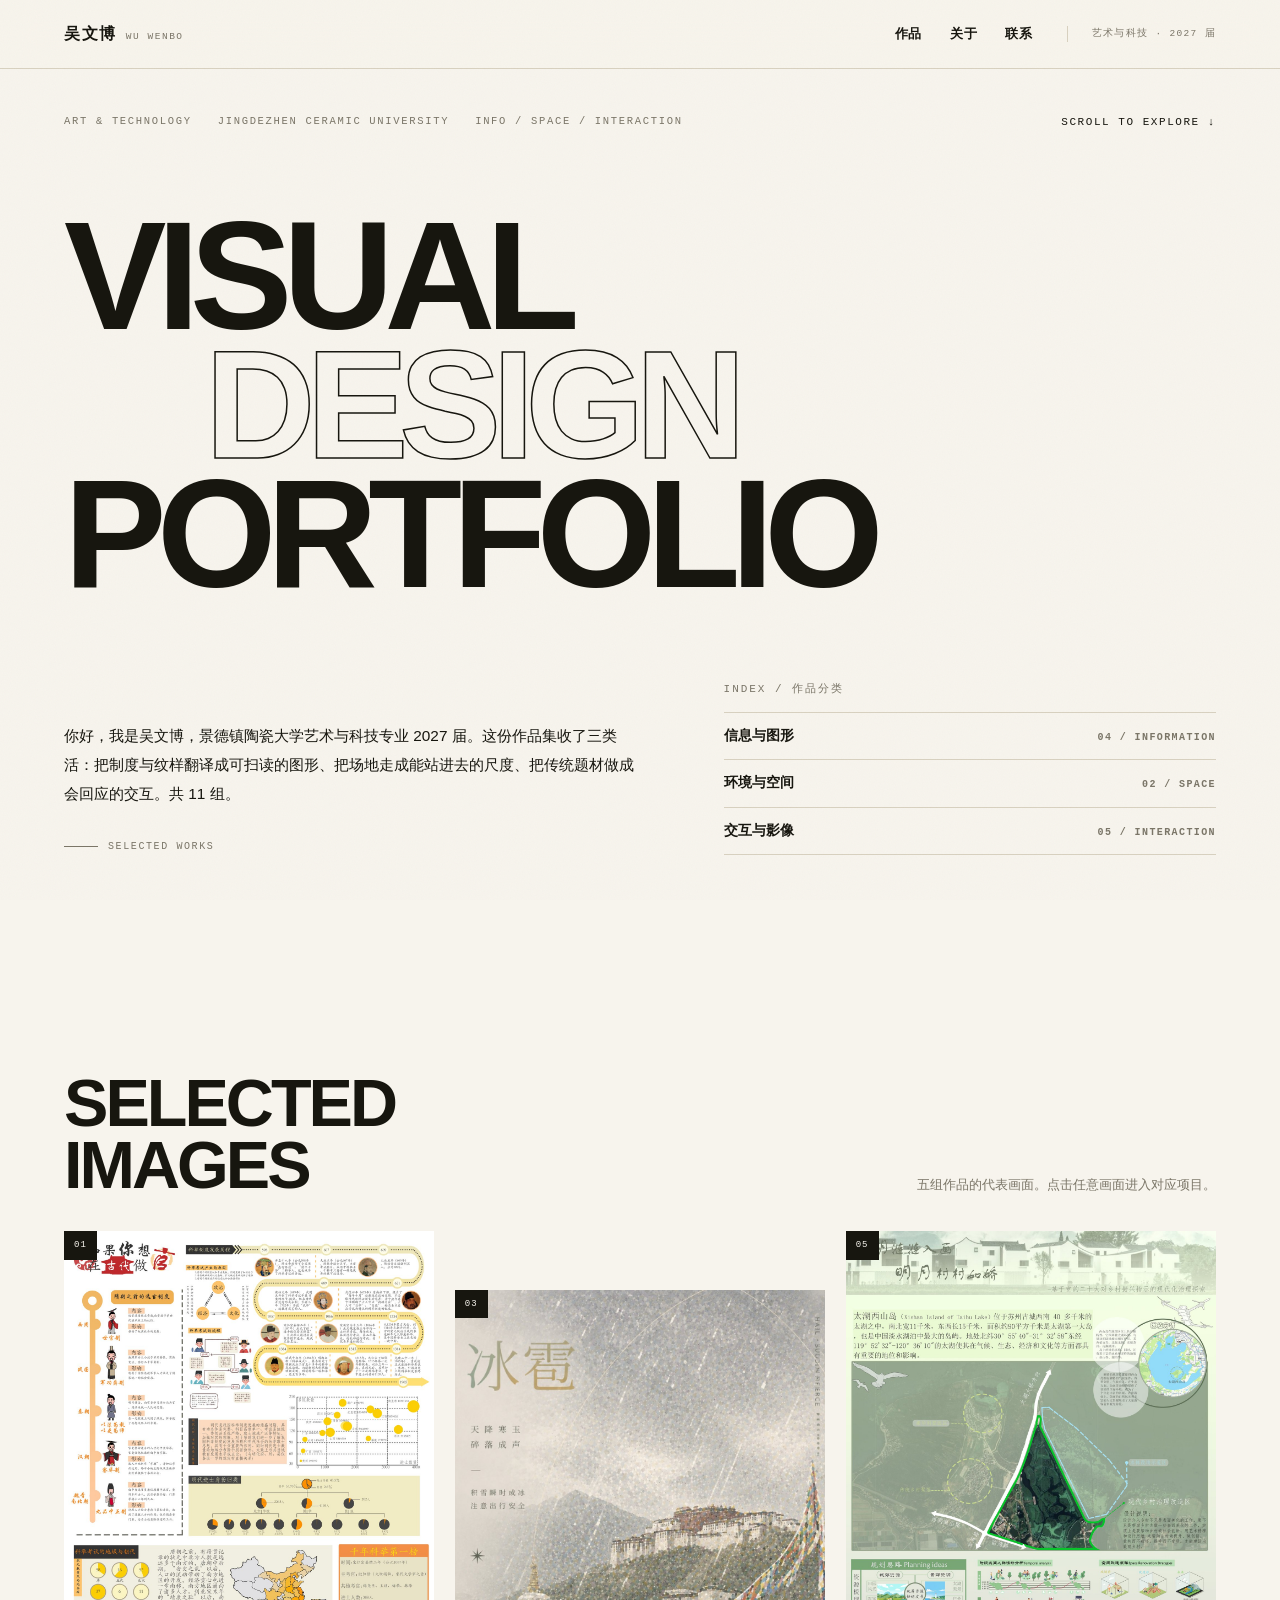
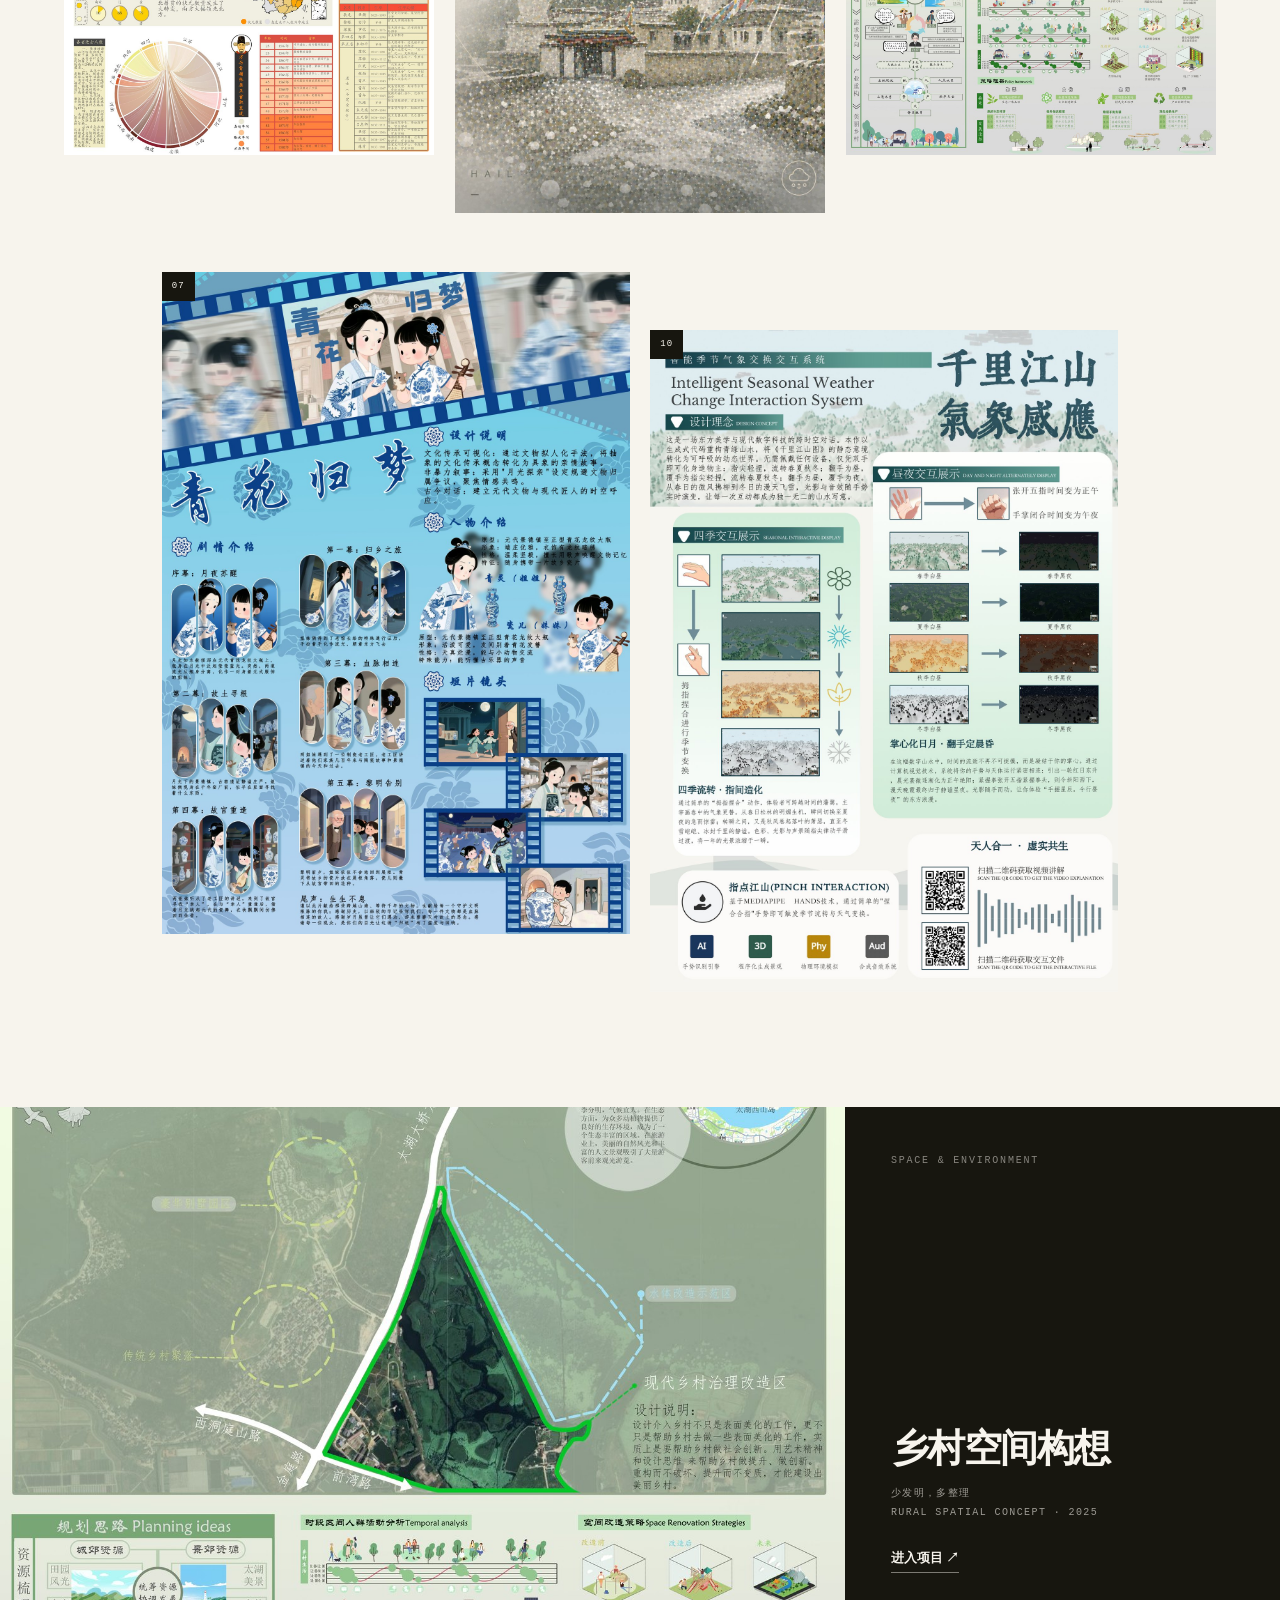
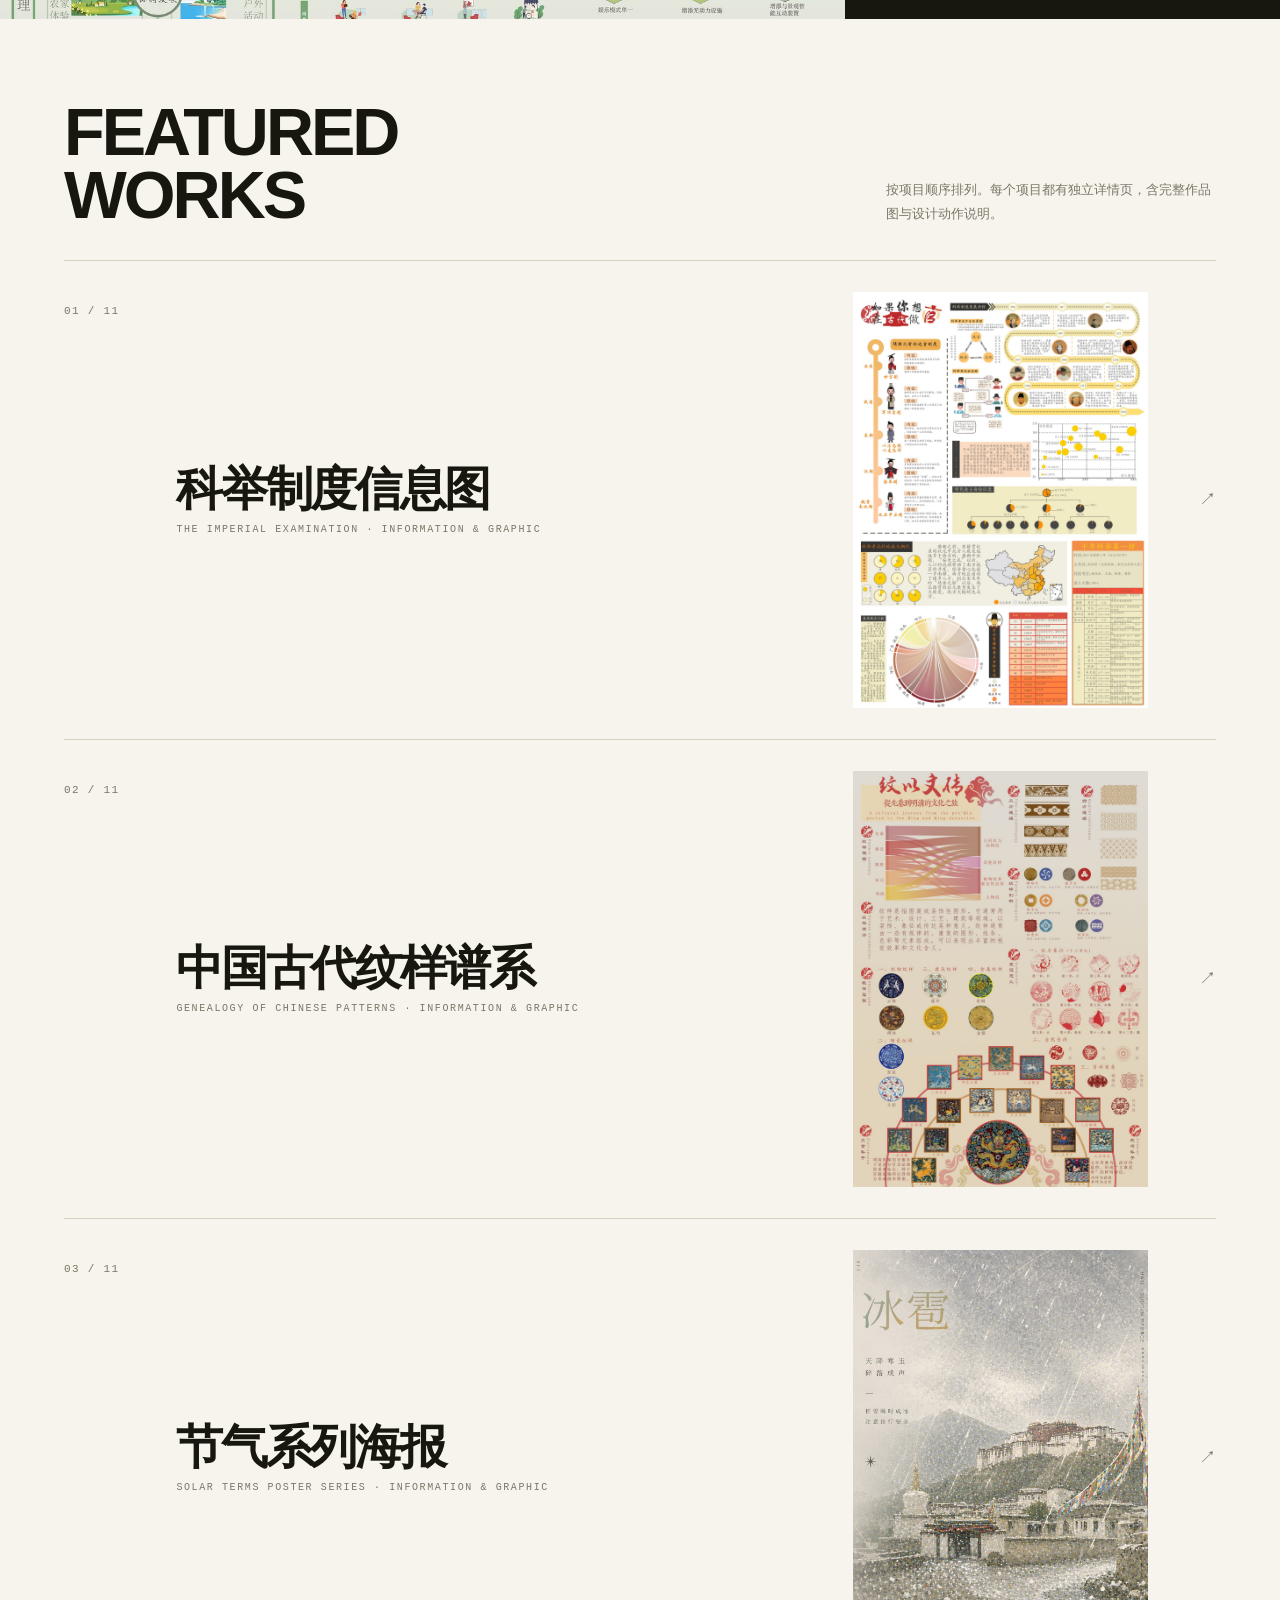
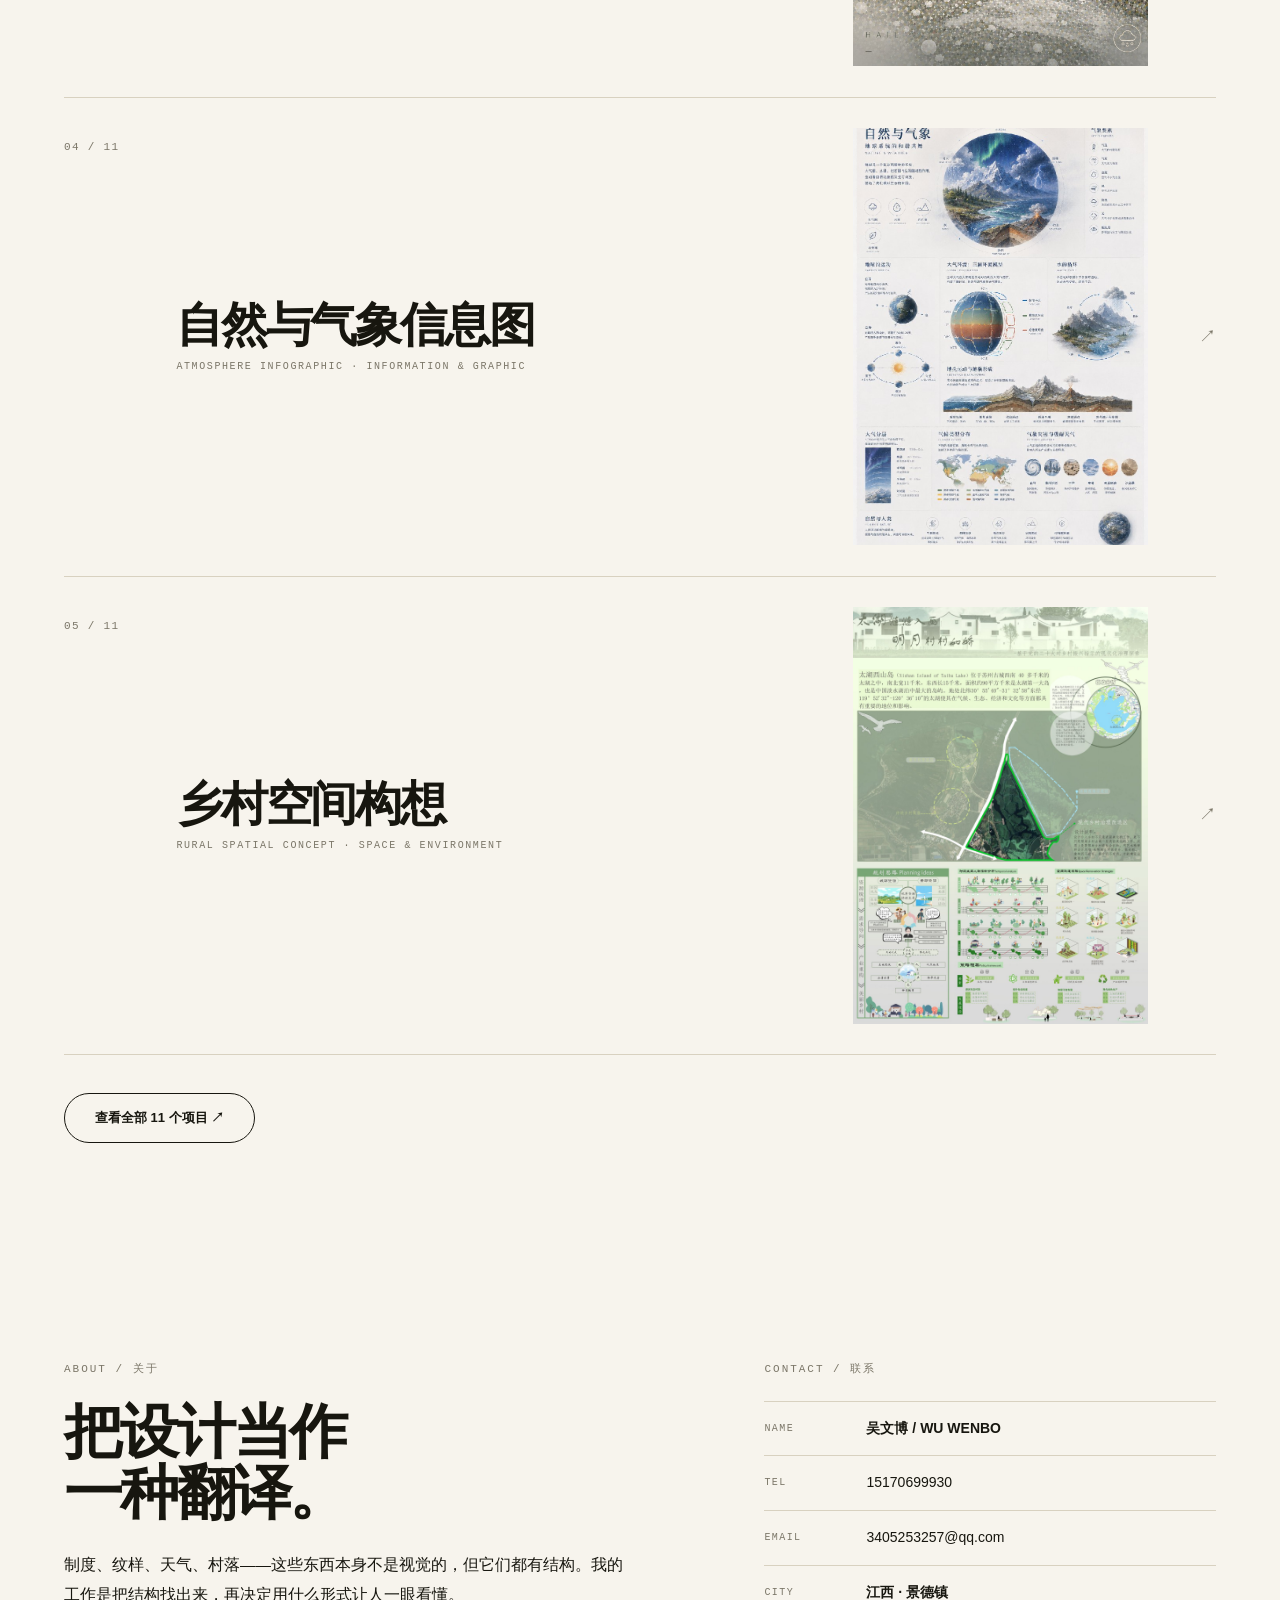
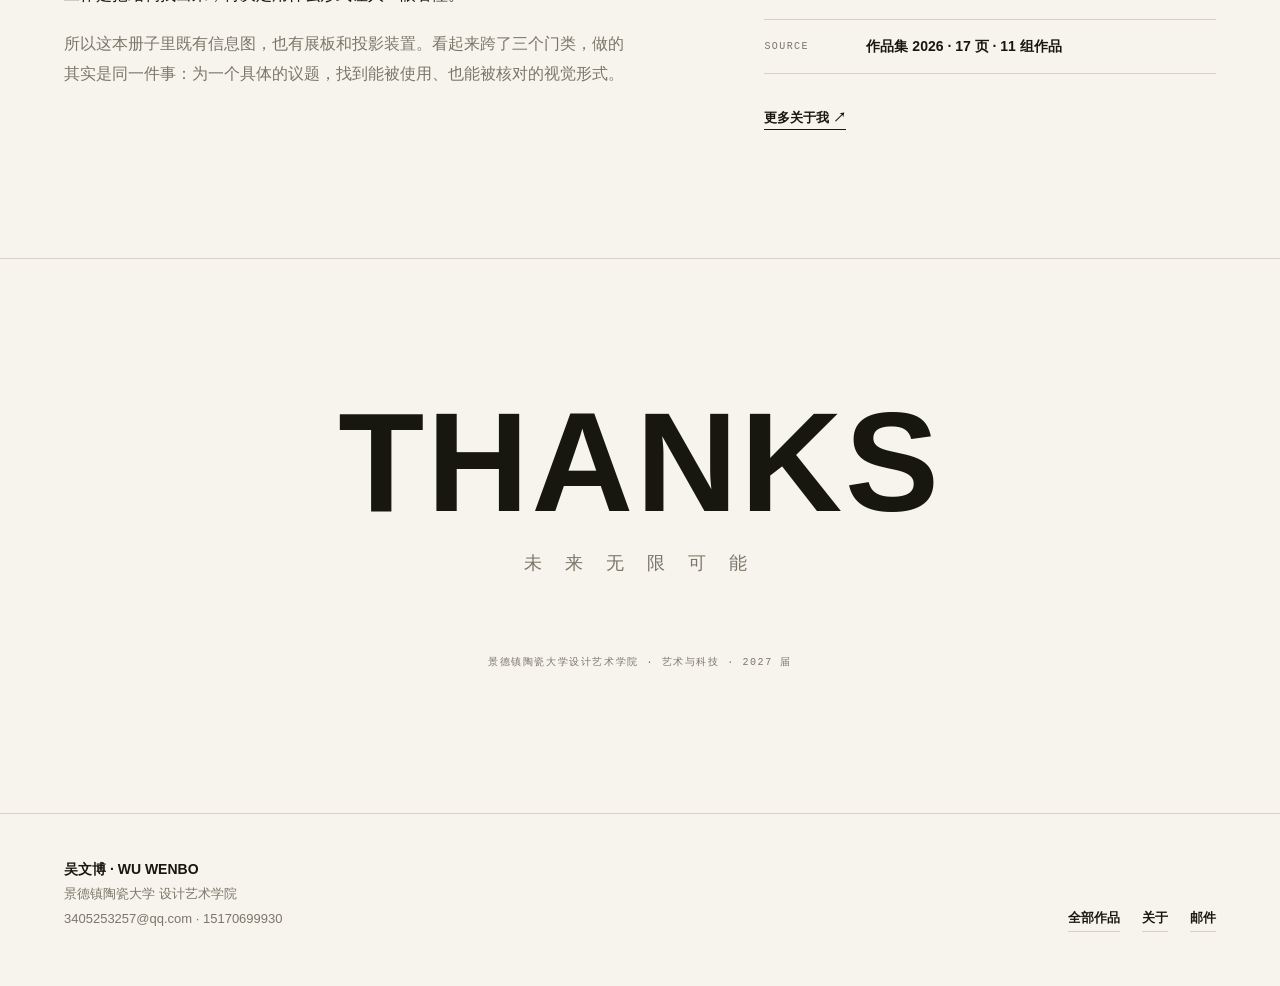
<file: index.html>
<!DOCTYPE html>
<html lang="zh-CN">
<head>
<meta charset="UTF-8">
<meta name="viewport" content="width=device-width, initial-scale=1, viewport-fit=cover">
<title>吴文博 · 设计作品集 2023—2027</title>
<meta name="description" content="吴文博设计作品集：信息与图形、环境与空间、交互与影像三类共 11 组作品。景德镇陶瓷大学艺术与科技专业，2027 届。">
<meta name="author" content="吴文博 WU WENBO">
<meta name="theme-color" content="#F7F4ED">
<meta property="og:type" content="website">
<meta property="og:title" content="吴文博 · 设计作品集 2023—2027">
<meta property="og:description" content="信息与图形 / 环境与空间 / 交互与影像，共 11 组作品。">
<meta property="og:locale" content="zh_CN">
<link rel="icon" href="assets/favicon.svg" type="image/svg+xml">
<link rel="stylesheet" href="css/style.css">
<script>document.documentElement.classList.add("has-js");</script>
</head>
<body>

<div class="progress" id="progress"></div>
<header class="header" id="site-header"></header>

<main id="app">

  <!-- ======================= 视图 1：首页 ======================= -->
  <div class="view" id="view-home">
    <section class="hero">
      <div class="wrap hero__top">
        <div class="hero__meta" id="hero-meta"></div>
        <div class="mono" id="hero-scroll-label"></div>
      </div>
      <div class="wrap hero__display"><h1 id="hero-title"></h1></div>
      <div class="wrap hero__bottom">
        <div>
          <p class="hero__lede" id="hero-lede"></p>
          <div class="hero__scroll" style="margin-top:30px"><i></i><span>SELECTED WORKS</span></div>
        </div>
        <div>
          <div class="eyebrow" id="index-label" style="margin-bottom:14px"></div>
          <div class="hero__cats" id="home-cats"></div>
        </div>
      </div>
    </section>

    <section class="collage" id="selected">
      <div class="wrap">
        <div class="section-head" data-reveal>
          <h2 id="selected-title"></h2>
          <div class="side" id="selected-note"></div>
        </div>
        <div class="collage__grid" id="home-collage"></div>
      </div>
    </section>

    <section class="divider-band" data-reveal id="divider-band"></section>

    <section class="featured wrap">
      <div class="section-head" data-reveal>
        <h2 id="featured-title"></h2>
        <div class="side" id="featured-note"></div>
      </div>
      <div class="feat-list" id="home-featured"></div>
      <div style="margin-top:38px" data-reveal>
        <a class="btn-outline" id="all-works-label" href="#/works">查看全部项目 ↗</a>
      </div>
    </section>

    <section class="wrap" id="contact" style="padding-top:clamp(60px,8vw,120px)">
      <div class="about-grid">
        <div data-reveal>
          <div class="eyebrow" id="about-label" style="margin-bottom:22px"></div>
          <h2 id="about-title"></h2>
          <p id="about-text-1"></p>
          <p id="about-text-2" style="margin-top:18px;color:var(--muted)"></p>
        </div>
        <div data-reveal data-delay="1">
          <div class="eyebrow" id="contact-label" style="margin-bottom:22px"></div>
          <div class="contact-list" id="contact-list"></div>
          <div style="margin-top:30px">
            <a href="#/about" style="border-bottom:1px solid var(--ink);padding-bottom:4px;font-size:13px;font-weight:600">更多关于我 ↗</a>
          </div>
        </div>
      </div>
    </section>

    <section class="closing" data-reveal>
      <h2 id="closing-title"></h2>
      <p id="closing-text"></p>
      <small id="closing-note"></small>
    </section>
  </div>

  <!-- ======================= 视图 2：作品索引 ======================= -->
  <div class="view" id="view-works">
    <div class="wrap">
      <div class="page-head">
        <div class="eyebrow" style="margin-bottom:18px" data-reveal>INDEX / 作品索引</div>
        <h1 data-reveal>ALL<br>WORKS</h1>
        <p class="lede" data-reveal data-delay="1">
          按能力分三栏：信息与图形、环境与空间、交互与影像。共 <span id="works-count">11</span> 组，
          每组都可点进详情页看完整作品图与设计动作说明。
        </p>
        <div class="filters" id="filters" data-reveal data-delay="2"></div>
      </div>
      <div class="works-grid" id="works-grid"></div>
    </div>
  </div>

  <!-- ======================= 视图 3：作品详情 ======================= -->
  <div class="view" id="view-project">
    <div id="proj"></div>
  </div>

  <!-- ======================= 视图 4：关于 ======================= -->
  <div class="view" id="view-about">
    <div class="wrap">
      <section class="about-hero">
        <div class="eyebrow" style="margin-bottom:18px" data-reveal>ABOUT / 关于</div>
        <h1 data-reveal>WU<br>WENBO</h1>
      </section>

      <section class="about-two">
        <figure style="margin:0" id="about-figure" data-reveal>
          <div class="about-photo"><img id="about-photo" alt="吴文博"></div>
          <figcaption>吴文博 · 景德镇陶瓷大学 · 2027 届</figcaption>
        </figure>
        <div data-reveal data-delay="1">
          <p class="about-intro" id="about-intro"></p>
          <div class="fact-list" id="about-facts"></div>
        </div>
      </section>

      <section class="timeline">
        <div class="section-head" data-reveal>
          <h2>PRACTICE<br>NOTES</h2>
          <div class="side">按做作品的顺序排，不按年份堆。每一段对应一类能力的形成。</div>
        </div>
        <div id="timeline"></div>
      </section>

      <section style="padding-bottom:clamp(50px,8vw,110px)">
        <div class="section-head" data-reveal>
          <h2>CONTACT</h2>
          <div class="side">找工作、聊合作、或者只是想看看原始文件，都可以直接联系。</div>
        </div>
        <div class="contact-list" id="about-contact" style="max-width:620px"></div>
      </section>
    </div>
  </div>

</main>

<footer class="footer" id="site-footer"></footer>

<div class="lightbox" id="lightbox" role="dialog" aria-label="高清作品图">
  <button class="lightbox__close" data-lightbox-close aria-label="关闭">×</button>
  <button class="lightbox__nav prev" data-lightbox-prev aria-label="上一张">‹</button>
  <img class="lightbox__img" alt="" decoding="async">
  <button class="lightbox__nav next" data-lightbox-next aria-label="下一张">›</button>
  <div class="lightbox__bar"><span class="lightbox__caption"></span><span class="lightbox__counter"></span></div>
</div>

<script src="data/content.js"></script>
<script src="js/store.js"></script>
<script src="js/publish.js"></script>
<script src="js/site.js"></script>
</body>
</html>
</file>
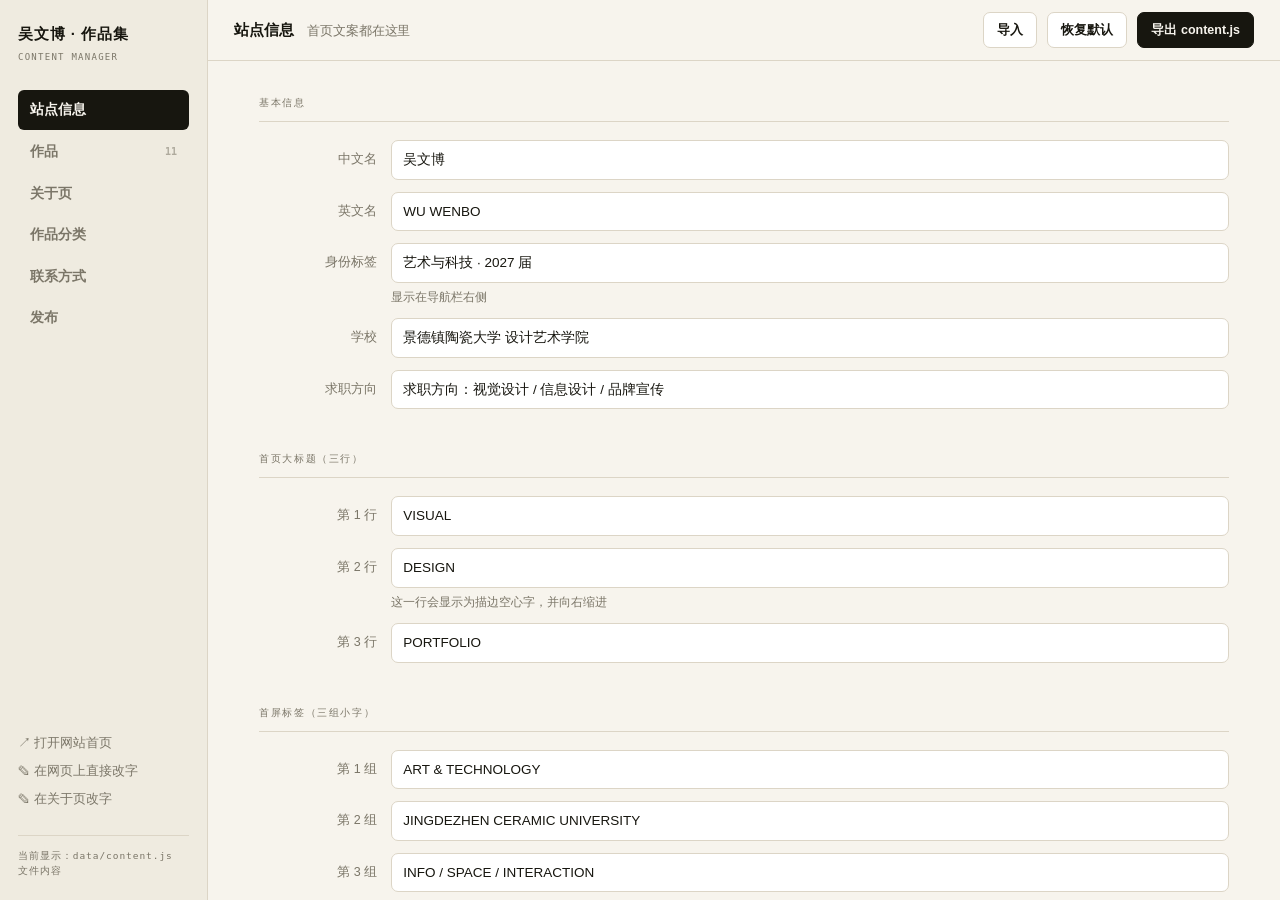
<file: editor.html>
<!DOCTYPE html>
<html lang="zh-CN">
<head>
<meta charset="UTF-8">
<meta name="viewport" content="width=device-width, initial-scale=1">
<title>内容管理 · 吴文博作品集</title>
<meta name="robots" content="noindex">
<link rel="icon" href="assets/favicon.svg" type="image/svg+xml">
<link rel="stylesheet" href="css/editor.css">
</head>
<body>

<div class="ed">
  <aside class="ed-side">
    <div class="ed-logo">吴文博 · 作品集<small>CONTENT MANAGER</small></div>
    <nav class="ed-nav" id="ed-nav"></nav>
    <div class="ed-side__foot">
      <a href="index.html" target="_blank">↗ 打开网站首页</a>
      <a href="index.html?edit=1" target="_blank">✎ 在网页上直接改字</a>
      <a href="index.html?edit=1#/about" target="_blank">✎ 在关于页改字</a>
    </div>
    <div class="ed-state" id="ed-state"></div>
  </aside>

  <main class="ed-main">
    <div class="ed-top">
      <h1 id="ed-title">站点信息</h1>
      <button class="btn" id="btn-import">导入</button>
      <button class="btn" id="btn-reset">恢复默认</button>
      <button class="btn primary" id="btn-export">导出 content.js</button>
    </div>
    <div class="ed-body" id="ed-body"></div>
  </main>
</div>

<div class="toast" id="toast"></div>
<input type="file" id="file-in" accept="image/*" hidden>
<input type="file" id="json-in" accept=".js,.json,.txt" hidden>

<script src="data/content.js"></script>
<script src="js/store.js"></script>
<script src="js/publish.js"></script>
<script src="js/editor.js"></script>
</body>
</html>
</file>
<file: css/style.css>
/* =========================================================================
   吴文博 · 设计作品集 — 视觉系统
   纸感暖白 + 青花钴蓝；编辑式排版：大标题、编号、细线、大量留白
   ========================================================================= */

:root {
  --paper:      #F7F4ED;
  --paper-2:    #EFEBE0;
  --paper-3:    #E4DED0;
  --ink:        #17160F;
  --ink-soft:   #35332B;
  --muted:      #7B7668;
  --line:       #D8D1C0;

  --accent:     #1E3A66;
  --accent-soft:#E2E7F0;

  --font-sans: -apple-system, BlinkMacSystemFont, "Segoe UI", "Helvetica Neue",
               "PingFang SC", "Hiragino Sans GB", "Microsoft YaHei", Arial, sans-serif;
  --font-mono: ui-monospace, "SFMono-Regular", "SF Mono", Menlo, Consolas, monospace;

  --maxw: 1560px;
  --pad: clamp(20px, 5vw, 88px);
  --ease: cubic-bezier(.22, 1, .36, 1);
}

* { box-sizing: border-box; }
html { scroll-behavior: smooth; -webkit-text-size-adjust: 100%; }
body {
  margin: 0;
  background: var(--paper);
  color: var(--ink);
  font-family: var(--font-sans);
  font-size: 16px;
  line-height: 1.65;
  -webkit-font-smoothing: antialiased;
  overflow-x: hidden;
}
img { display: block; max-width: 100%; }
a { color: inherit; text-decoration: none; }
button { font: inherit; color: inherit; cursor: pointer; }
::selection { background: var(--ink); color: var(--paper); }

/* 纸纹：极淡的颗粒，只为了让暖白不发死 */
body::before {
  content: ''; position: fixed; inset: 0; pointer-events: none; z-index: 200;
  opacity: .035; mix-blend-mode: multiply;
  background-image: url("data:image/svg+xml;utf8,<svg xmlns='http://www.w3.org/2000/svg' width='140' height='140'><filter id='n'><feTurbulence type='fractalNoise' baseFrequency='.85' numOctaves='3'/></filter><rect width='140' height='140' filter='url(%23n)'/></svg>");
}

.wrap { width: 100%; max-width: var(--maxw); margin: 0 auto; padding-inline: var(--pad); }

/* 单文件多视图：同一份 HTML 里切换四个视图 */
.view { display: none; }
.view.is-on { display: block; }
.mono { font-family: var(--font-mono); font-size: 11px; letter-spacing: .14em; text-transform: uppercase; }
.eyebrow {
  font-family: var(--font-mono); font-size: 11px; letter-spacing: .18em;
  text-transform: uppercase; color: var(--muted);
}
.rule { height: 1px; background: var(--line); border: 0; margin: 0; }
.ph { color: var(--muted); opacity: .6; }
.ph::after { content: ''; }

/* ---------------------------------------------------------------- 滚动进度 */
.progress { position: fixed; top: 0; left: 0; height: 2px; width: 0; background: var(--ink); z-index: 120; }

/* ---------------------------------------------------------------- 顶部导航 */
.header {
  position: fixed; inset: 0 0 auto 0; z-index: 100;
  background: rgba(247, 244, 237, .86);
  backdrop-filter: saturate(180%) blur(18px);
  -webkit-backdrop-filter: saturate(180%) blur(18px);
  border-bottom: 1px solid var(--line);
  transition: transform .45s var(--ease);
}
.header.is-hidden { transform: translateY(-100%); }
.header__inner {
  height: 68px; display: flex; align-items: center; gap: 34px;
  max-width: var(--maxw); margin: 0 auto; padding-inline: var(--pad);
}
.brand { display: flex; align-items: baseline; gap: 9px; flex: 0 0 auto; }
.brand__cn { font-size: 16px; font-weight: 800; letter-spacing: .1em; }
.brand__en { font-family: var(--font-mono); font-size: 9.5px; letter-spacing: .16em; color: var(--muted); }
.nav { display: flex; align-items: center; gap: 28px; margin-left: auto; }
.nav a {
  font-size: 13px; font-weight: 600; letter-spacing: .05em;
  position: relative; padding: 6px 0;
}
.nav a::after {
  content: ''; position: absolute; left: 0; right: 100%; bottom: 1px; height: 1px;
  background: var(--ink); transition: right .35s var(--ease);
}
.nav a:hover::after, .nav a.is-active::after { right: 0; }
.header__tag {
  font-family: var(--font-mono); font-size: 9.5px; letter-spacing: .14em;
  color: var(--muted); border-left: 1px solid var(--line); padding-left: 24px;
  white-space: nowrap; flex: 0 0 auto;
}
.menu-btn { display: none; background: none; border: 0; padding: 8px; }
.menu-btn span { display: block; width: 21px; height: 1.5px; background: var(--ink); margin: 5px 0; transition: .3s; }

/* ---------------------------------------------------------------- Hero */
.hero { min-height: 100svh; padding-top: 68px; display: flex; flex-direction: column; justify-content: space-between; }
.hero__top { display: grid; grid-template-columns: 1fr auto; gap: 20px; padding-top: clamp(26px, 5vh, 62px); }
.hero__meta { display: flex; flex-wrap: wrap; gap: 8px 26px; align-items: center; }
.hero__meta span {
  font-family: var(--font-mono); font-size: 10.5px; letter-spacing: .16em;
  color: var(--muted); text-transform: uppercase;
}
.hero__display { padding-block: clamp(20px, 4.5vh, 58px); }
.hero__display h1 {
  margin: 0; font-size: clamp(56px, 12vw, 186px); line-height: .84;
  letter-spacing: -.062em; font-weight: 800; text-transform: uppercase;
}
.hero__display h1 span { display: block; }
.hero__display h1 .outline { color: transparent; -webkit-text-stroke: 1.5px var(--ink); }
.hero__display h1 .indent { padding-left: clamp(28px, 11vw, 180px); }
.hero__bottom {
  display: grid; grid-template-columns: 1.25fr 1fr; gap: 44px; align-items: end;
  padding-bottom: clamp(26px, 5vh, 56px);
}
.hero__lede { max-width: 580px; font-size: clamp(15px, 1.2vw, 18.5px); line-height: 1.9; margin: 0; }
.hero__lede strong { font-weight: 700; }
.hero__cats { display: flex; flex-direction: column; border-top: 1px solid var(--line); }
.hero__cats a {
  display: flex; align-items: baseline; justify-content: space-between; gap: 16px;
  padding: 12px 0; border-bottom: 1px solid var(--line);
  font-size: 13.5px; font-weight: 600;
  transition: padding-left .35s var(--ease), color .3s;
}
.hero__cats a:hover { padding-left: 12px; color: var(--muted); }
.hero__cats a em {
  font-family: var(--font-mono); font-style: normal; font-size: 10px;
  letter-spacing: .14em; color: var(--muted);
}
.hero__scroll {
  font-family: var(--font-mono); font-size: 10px; letter-spacing: .16em;
  color: var(--muted); display: flex; align-items: center; gap: 10px;
}
.hero__scroll i {
  display: block; width: 34px; height: 1px; background: var(--muted);
  animation: slide 2.4s infinite var(--ease); transform-origin: left;
}
@keyframes slide { 0%, 100% { transform: scaleX(.35); } 50% { transform: scaleX(1); } }

/* ---------------------------------------------------------------- 章节标题 */
.section-head {
  display: flex; align-items: flex-end; justify-content: space-between;
  gap: 26px; padding-block: 82px 34px;
}
.section-head h2 {
  margin: 0; font-size: clamp(34px, 5.2vw, 74px); line-height: .94;
  letter-spacing: -.045em; font-weight: 800; text-transform: uppercase;
}
.section-head .side { max-width: 330px; color: var(--muted); font-size: 13px; line-height: 1.85; }

/* ---------------------------------------------------------------- 拼贴
   五张图同比例（作品本为竖版海报），两行错落：上行三张、下行两张放大。
   显式指定 grid-row / grid-column，避免自动流式排布留下空洞。 */
.collage { padding-block: clamp(50px, 7vw, 110px) clamp(60px, 9vw, 140px); }
.collage__grid {
  display: grid; grid-template-columns: repeat(12, 1fr);
  gap: clamp(12px, 1.6vw, 26px); align-items: start;
}
.collage__item {
  position: relative; overflow: hidden; background: var(--paper-2);
  display: block; aspect-ratio: .707;
}
.collage__item img { width: 100%; height: 100%; object-fit: cover; transition: transform 1.1s var(--ease); }
.collage__item:hover img { transform: scale(1.04); }
.collage__item.a { grid-column: 1 / 5;  grid-row: 1; }
.collage__item.b { grid-column: 5 / 9;  grid-row: 1; margin-top: clamp(24px, 4.6vw, 62px); }
.collage__item.c { grid-column: 9 / 13; grid-row: 1; }
.collage__item.d { grid-column: 2 / 7;  grid-row: 2; margin-top: clamp(16px, 3vw, 40px); }
.collage__item.e { grid-column: 7 / 12; grid-row: 2; margin-top: clamp(40px, 7.5vw, 100px); }
.collage__cap {
  position: absolute; left: 0; right: 0; bottom: 0; padding: 26px 14px 12px;
  background: linear-gradient(transparent, rgba(0, 0, 0, .62));
  color: #fff; font-family: var(--font-mono); font-size: 10px;
  letter-spacing: .12em; text-transform: uppercase;
  opacity: 0; transform: translateY(6px); transition: .4s var(--ease);
}
.collage__item:hover .collage__cap { opacity: 1; transform: none; }
.collage__label {
  position: absolute; top: 0; left: 0; padding: 7px 10px;
  background: var(--ink); color: var(--paper);
  font-family: var(--font-mono); font-size: 9px; letter-spacing: .12em;
}

/* ---------------------------------------------------------------- 精选列表 */
.featured { padding-bottom: clamp(70px, 9vw, 150px); }
.feat-list { border-top: 1px solid var(--line); }
.feat-row {
  display: grid; grid-template-columns: 74px 1fr clamp(170px, 23vw, 310px) 30px;
  gap: clamp(16px, 3vw, 46px); align-items: center;
  padding-block: clamp(20px, 2.4vw, 36px); border-bottom: 1px solid var(--line);
  transition: padding-left .45s var(--ease);
}
.feat-row:hover { padding-left: 14px; }
.feat-row__num {
  font-family: var(--font-mono); font-size: 11px; letter-spacing: .12em;
  color: var(--muted); align-self: start; padding-top: 10px;
}
.feat-row__title { font-size: clamp(24px, 3.7vw, 54px); font-weight: 800; letter-spacing: -.05em; line-height: 1.02; }
.feat-row__title small {
  display: block; font-family: var(--font-mono); font-size: 10px; letter-spacing: .16em;
  color: var(--muted); font-weight: 400; margin-top: 12px;
}
.feat-row__img { aspect-ratio: .707; overflow: hidden; background: var(--paper-2); }
.feat-row__img img { width: 100%; height: 100%; object-fit: cover; transition: transform 1s var(--ease); }
.feat-row:hover .feat-row__img img { transform: scale(1.05); }
.feat-row__arrow { font-size: 17px; color: var(--muted); justify-self: end; transition: transform .4s var(--ease), color .3s; }
.feat-row:hover .feat-row__arrow { transform: translateX(5px); color: var(--ink); }

.btn-outline {
  display: inline-flex; align-items: center; gap: 10px;
  border: 1px solid var(--ink); border-radius: 999px; padding: 13px 30px;
  font-size: 13px; font-weight: 600;
  transition: background .3s var(--ease), color .3s var(--ease);
}
.btn-outline:hover { background: var(--ink); color: var(--paper); }

/* ---------------------------------------------------------------- 章节过渡
   作品图多是自带文字的海报，直接压字会打架；改成「图 + 深色文字板」分栏。 */
.divider-band {
  display: grid; grid-template-columns: 1.32fr .68fr;
  background: var(--ink); color: var(--paper);
  height: clamp(330px, 40vw, 540px); overflow: hidden;
}
.divider-band__img { position: relative; overflow: hidden; }
.divider-band__img img { width: 100%; height: 100%; object-fit: cover; transition: transform 1.4s var(--ease); }
.divider-band:hover .divider-band__img img { transform: scale(1.03); }
.divider-band__text {
  padding: clamp(26px, 3.6vw, 58px);
  display: flex; flex-direction: column; justify-content: flex-end; gap: 16px;
}
.divider-band__text .lb {
  font-family: var(--font-mono); font-size: 10px; letter-spacing: .18em;
  color: rgba(247, 244, 237, .5); text-transform: uppercase; margin-bottom: auto;
}
.divider-band__text h3 {
  margin: 0; font-size: clamp(24px, 3vw, 40px); font-weight: 800;
  letter-spacing: -.04em; line-height: 1.08;
}
.divider-band__text p {
  margin: 0; font-family: var(--font-mono); font-size: 10px;
  letter-spacing: .14em; line-height: 1.9; color: rgba(247, 244, 237, .6); text-transform: uppercase;
}
.divider-band__text a {
  margin-top: 10px; align-self: flex-start; font-size: 12.5px; font-weight: 600;
  border-bottom: 1px solid rgba(247, 244, 237, .45); padding-bottom: 3px;
}
.divider-band__text a:hover { border-bottom-color: var(--paper); }

/* ---------------------------------------------------------------- 关于 / 联系 */
.about-grid { display: grid; grid-template-columns: 1.15fr .85fr; gap: clamp(40px, 7vw, 110px); }
.about-grid h2 { margin: 0 0 26px; font-size: clamp(30px, 4.6vw, 62px); line-height: 1.05; letter-spacing: -.045em; font-weight: 800; }
.about-grid p { margin: 0; font-size: 15.5px; line-height: 1.95; max-width: 560px; }
.contact-list { border-top: 1px solid var(--line); }
.contact-list > div {
  display: grid; grid-template-columns: 88px 1fr; gap: 14px;
  padding: 15px 0; border-bottom: 1px solid var(--line); font-size: 14px;
}
.contact-list span { font-family: var(--font-mono); font-size: 10px; letter-spacing: .14em; color: var(--muted); padding-top: 4px; }
.contact-list b { font-weight: 600; }
.contact-list a { border-bottom: 1px solid transparent; transition: border-color .3s; }
.contact-list a:hover { border-bottom-color: var(--ink); }

.closing {
  margin-top: clamp(70px, 10vw, 150px);
  padding-block: clamp(70px, 11vw, 170px);
  border-top: 1px solid var(--line);
  text-align: center;
}
.closing h2 {
  margin: 0; font-size: clamp(48px, 11vw, 168px); line-height: .9;
  letter-spacing: .02em; font-weight: 800; text-transform: uppercase;
}
.closing p { margin: 22px 0 0; font-size: clamp(13px, 1.5vw, 18px); letter-spacing: .5em; color: var(--muted); }
.closing small {
  display: block; margin-top: clamp(40px, 6vw, 80px);
  font-family: var(--font-mono); font-size: 10px; letter-spacing: .16em; color: var(--muted);
}

/* ---------------------------------------------------------------- 页脚 */
.footer { border-top: 1px solid var(--line); padding-block: 42px 54px; }
.footer__inner { display: flex; flex-wrap: wrap; gap: 22px 40px; justify-content: space-between; align-items: flex-end; }
.footer__l { font-size: 13px; line-height: 1.9; color: var(--muted); }
.footer__l b { color: var(--ink); font-weight: 700; font-size: 14px; }
.footer__links { display: flex; flex-wrap: wrap; gap: 22px; }
.footer__links a { font-size: 12.5px; font-weight: 600; border-bottom: 1px solid var(--line); padding-bottom: 2px; transition: border-color .3s; }
.footer__links a:hover { border-bottom-color: var(--ink); }

/* ================================================================ 作品索引页 */
.page-head { padding-top: clamp(110px, 15vh, 190px); padding-bottom: 34px; }
.page-head h1 {
  margin: 0 0 20px; font-size: clamp(44px, 9vw, 140px); line-height: .88;
  letter-spacing: -.055em; font-weight: 800; text-transform: uppercase;
}
.page-head .lede { max-width: 560px; color: var(--muted); font-size: 14.5px; line-height: 1.9; margin: 0; }
.filters { display: flex; flex-wrap: wrap; gap: 8px; padding-block: 30px 8px; border-top: 1px solid var(--line); margin-top: 42px; }
.filters button {
  background: none; border: 1px solid var(--line); border-radius: 999px;
  padding: 8px 18px; font-size: 12.5px; font-weight: 600; color: var(--muted);
  transition: .28s var(--ease);
}
.filters button:hover { border-color: var(--ink); color: var(--ink); }
.filters button.is-on { background: var(--ink); border-color: var(--ink); color: var(--paper); }
.filters button em { font-family: var(--font-mono); font-style: normal; font-size: 9.5px; margin-left: 7px; opacity: .6; }

.works-grid {
  display: grid; grid-template-columns: repeat(3, 1fr);
  gap: clamp(24px, 3.4vw, 56px) clamp(18px, 2.4vw, 40px);
  padding-block: 44px clamp(70px, 9vw, 140px);
}
.card { display: block; }
.card__img {
  position: relative; overflow: hidden; background: var(--paper-2);
  aspect-ratio: 1 / 1.32;
}
.card__img img { width: 100%; height: 100%; object-fit: cover; object-position: center top; transition: transform 1s var(--ease); }
.card:hover .card__img img { transform: scale(1.045); }
.card__num {
  position: absolute; top: 0; left: 0; padding: 7px 10px;
  background: var(--paper); font-family: var(--font-mono); font-size: 9.5px; letter-spacing: .12em;
}
.card__title { margin-top: 16px; font-size: 18px; font-weight: 700; letter-spacing: -.01em; }
.card__sub {
  margin-top: 6px; font-family: var(--font-mono); font-size: 9.5px;
  letter-spacing: .14em; color: var(--muted); text-transform: uppercase;
}
.card__tag { margin-top: 10px; font-size: 12.5px; color: var(--muted); }
.card.is-hidden { display: none; }

/* ================================================================ 项目详情 */
.proj-hero { padding-top: clamp(96px, 13vh, 150px); }
.proj-top {
  display: flex; justify-content: space-between; align-items: flex-end;
  gap: 30px; padding-bottom: 26px; border-bottom: 1px solid var(--line);
}
.back { font-family: var(--font-mono); font-size: 10.5px; letter-spacing: .14em; color: var(--muted); }
.back:hover { color: var(--ink); }
.proj-idx { font-family: var(--font-mono); font-size: 10.5px; letter-spacing: .14em; color: var(--muted); }
.proj-title { padding-block: clamp(24px, 4vw, 46px); }
.proj-title h1 {
  margin: 0; font-size: clamp(38px, 7.6vw, 116px); line-height: .92;
  letter-spacing: -.055em; font-weight: 800;
}
.proj-title .en {
  margin-top: 18px; font-family: var(--font-mono); font-size: clamp(10px, 1.1vw, 13px);
  letter-spacing: .2em; color: var(--muted); text-transform: uppercase;
}
.proj-title .tagline { margin-top: 20px; font-size: clamp(15px, 1.5vw, 19px); color: var(--ink-soft); }

.proj-body { display: grid; grid-template-columns: 280px 1fr; gap: clamp(30px, 6vw, 90px); padding-block: clamp(30px, 4vw, 54px); }
.proj-meta { border-top: 1px solid var(--line); align-self: start; position: sticky; top: 96px; }
.proj-meta > div {
  display: grid; grid-template-columns: 66px 1fr; gap: 12px;
  padding: 11px 0; border-bottom: 1px solid var(--line); font-size: 12.5px;
}
.proj-meta span { font-family: var(--font-mono); font-size: 9.5px; letter-spacing: .12em; color: var(--muted); padding-top: 3px; }
.proj-meta b { font-weight: 600; }
.proj-content .summary { margin: 0 0 30px; font-size: clamp(16px, 1.5vw, 20px); line-height: 1.85; }
.proj-block { padding-top: 26px; border-top: 1px solid var(--line); }
.proj-block + .proj-block { margin-top: 26px; }
.proj-block h3 {
  margin: 0 0 12px; font-family: var(--font-mono); font-size: 10.5px;
  letter-spacing: .18em; color: var(--muted); text-transform: uppercase; font-weight: 600;
}
.proj-block p { margin: 0; font-size: 15px; line-height: 1.95; color: var(--ink-soft); max-width: 640px; }
.proj-note {
  margin-top: 26px; padding: 14px 16px; border-left: 2px solid var(--accent);
  background: var(--accent-soft); font-size: 12.5px; line-height: 1.8; color: var(--ink-soft);
}

.gallery { padding-block: clamp(30px, 4vw, 60px) clamp(60px, 8vw, 120px); }
.gallery__item { margin-bottom: clamp(30px, 4.5vw, 70px); }
.gallery__item img { width: 100%; background: var(--paper-2); cursor: zoom-in; }
.gallery__item figcaption {
  margin-top: 12px; font-family: var(--font-mono); font-size: 10px;
  letter-spacing: .14em; color: var(--muted); text-transform: uppercase;
}
.gallery__item.tall { max-width: 900px; margin-inline: auto; }

.pager { display: grid; grid-template-columns: 1fr 1fr; gap: 20px; border-top: 1px solid var(--line); padding-block: 34px clamp(60px, 8vw, 110px); }
.pager a { padding: 18px 0; transition: padding .4s var(--ease); }
.pager a:hover { padding-left: 10px; }
.pager .next { text-align: right; }
.pager .next:hover { padding-left: 0; padding-right: 10px; }
.pager small { display: block; font-family: var(--font-mono); font-size: 9.5px; letter-spacing: .14em; color: var(--muted); margin-bottom: 8px; }
.pager b { font-size: clamp(16px, 2vw, 24px); font-weight: 700; letter-spacing: -.02em; }

/* ================================================================ 关于页 */
.about-hero { padding-top: clamp(100px, 14vh, 160px); }
.about-hero h1 {
  margin: 0; font-size: clamp(40px, 8.4vw, 132px); line-height: .9;
  letter-spacing: -.055em; font-weight: 800; text-transform: uppercase;
}
.about-two { display: grid; grid-template-columns: 340px 1fr; gap: clamp(32px, 6vw, 90px); padding-block: clamp(40px, 6vw, 80px); }
/* 没有设置头像时：单列排版，介绍文字放大，不留空框 */
.about-two.no-photo { grid-template-columns: 1fr; }
.about-two.no-photo .about-intro { max-width: 860px; font-size: clamp(18px, 2.2vw, 30px); }
.about-photo { aspect-ratio: 3 / 4; overflow: hidden; background: var(--paper-2); }
.about-photo img { width: 100%; height: 100%; object-fit: cover; }
.about-photo figcaption { margin-top: 12px; font-family: var(--font-mono); font-size: 9.5px; letter-spacing: .14em; color: var(--muted); }
.about-intro { font-size: clamp(17px, 2vw, 26px); line-height: 1.75; letter-spacing: -.01em; margin: 0 0 40px; max-width: 780px; }
.fact-list { border-top: 1px solid var(--line); max-width: 780px; }
.fact-list > div { display: grid; grid-template-columns: 90px 1fr; gap: 16px; padding: 16px 0; border-bottom: 1px solid var(--line); font-size: 14px; line-height: 1.85; }
.fact-list span { font-family: var(--font-mono); font-size: 9.5px; letter-spacing: .14em; color: var(--muted); padding-top: 5px; }

.timeline { padding-block: clamp(40px, 7vw, 100px) clamp(60px, 9vw, 140px); }
.tl-row { display: grid; grid-template-columns: 90px 200px 1fr; gap: clamp(16px, 3vw, 46px); padding-block: 26px; border-top: 1px solid var(--line); }
.tl-row:last-child { border-bottom: 1px solid var(--line); }
.tl-row .y { font-family: var(--font-mono); font-size: 11px; letter-spacing: .14em; color: var(--muted); padding-top: 4px; }
.tl-row .t { font-size: clamp(18px, 2.2vw, 28px); font-weight: 800; letter-spacing: -.03em; }
.tl-row .d { font-size: 14px; line-height: 1.9; color: var(--ink-soft); }

/* ================================================================ 细节拆解
   左：原图定位（色块标出裁切位置）；右：局部图瀑布流。
   局部不裁切、不拉伸，保持原比例，像图版一样排列。 */
.details { padding-top: clamp(30px, 4vw, 58px); border-top: 1px solid var(--line); margin-top: 0; }
.details .section-head { padding-block: 0 clamp(28px, 3.4vw, 52px); }
.details__grid { display: grid; grid-template-columns: 300px 1fr; gap: clamp(26px, 4vw, 64px); align-items: start; }

.details__loc { position: sticky; top: 92px; }
.loc { position: relative; overflow: hidden; background: var(--paper-2); }
.loc img { width: 100%; height: 100%; object-fit: cover; display: block; }
.loc__rect {
  position: absolute; left: 0; top: 0; width: 30%; height: 20%;
  border: 2px solid var(--accent);
  background: rgba(30, 58, 102, .07);
  box-shadow: 0 0 0 9999px rgba(247, 244, 237, .58);
  transition: left .4s var(--ease), top .4s var(--ease), width .4s var(--ease), height .4s var(--ease);
}
.loc__cap {
  margin-top: 12px; font-family: var(--font-mono); font-size: 9.5px;
  letter-spacing: .14em; color: var(--muted); text-transform: uppercase;
}
.loc__cap b { color: var(--ink); font-weight: 600; }

.details__list { display: grid; grid-template-columns: 1fr 1fr; gap: clamp(16px, 2vw, 30px); align-items: start; }
.details__list.is-single { grid-template-columns: 1fr; }
.details__col { display: flex; flex-direction: column; gap: clamp(20px, 2.6vw, 34px); min-width: 0; }
.detail { margin: 0; }
.detail__img { overflow: hidden; background: var(--paper-2); }
.detail__img img { width: 100%; height: auto; display: block; cursor: zoom-in; transition: transform .9s var(--ease); }
.detail:hover .detail__img img { transform: scale(1.02); }
.detail figcaption { padding-top: 11px; }
.detail__n {
  font-family: var(--font-mono); font-size: 9px; letter-spacing: .14em;
  color: var(--muted); border-bottom: 1px solid var(--line); padding-bottom: 2px;
}
.detail b {
  display: block; margin-top: 7px; font-size: 13px; font-weight: 700;
  letter-spacing: -.01em; transition: color .3s;
}
.detail.is-on b { color: var(--accent); }
.detail p { margin: 5px 0 0; font-size: 12.5px; line-height: 1.8; color: var(--muted); max-width: 420px; }

@media (max-width: 900px) {
  .details__grid { grid-template-columns: 1fr; }
  .details__loc { position: static; max-width: 240px; }
}
@media (max-width: 640px) {
  .details__loc { max-width: 200px; }
}

/* ================================================================ 灯箱 */
.lightbox {
  position: fixed; inset: 0; z-index: 300; display: none;
  background: rgba(18, 17, 12, .95); backdrop-filter: blur(6px);
  align-items: center; justify-content: center; padding: 4vh 5vw;
}
.lightbox.is-open { display: flex; }
.lightbox__img { max-width: 100%; max-height: 88vh; object-fit: contain; }
.lightbox__close, .lightbox__nav {
  position: absolute; background: none; border: 0; color: #fff;
  font-size: 30px; line-height: 1; padding: 14px; opacity: .65; transition: opacity .25s;
}
.lightbox__close:hover, .lightbox__nav:hover { opacity: 1; }
.lightbox__close { top: 14px; right: 14px; font-size: 34px; }
.lightbox__nav.prev { left: 10px; top: 50%; transform: translateY(-50%); }
.lightbox__nav.next { right: 10px; top: 50%; transform: translateY(-50%); }
.lightbox__bar {
  position: absolute; left: 0; right: 0; bottom: 0; padding: 14px var(--pad);
  display: flex; justify-content: space-between; gap: 20px;
  font-family: var(--font-mono); font-size: 10px; letter-spacing: .14em;
  color: rgba(255, 255, 255, .7);
}

/* ================================================================ 入场动效
   默认可见；只有 JS 成功接管（html.has-js）才隐藏后再淡入。
   这样即使脚本失败或浏览器禁用 JS，内容也不会消失。 */
html.has-js [data-reveal] { opacity: 0; transform: translateY(26px); transition: opacity .8s var(--ease), transform .8s var(--ease); }
html.has-js [data-reveal].is-in { opacity: 1; transform: none; }
html.has-js [data-reveal][data-delay="1"] { transition-delay: .1s; }
html.has-js [data-reveal][data-delay="2"] { transition-delay: .2s; }

/* ================================================================ 编辑模式 */
.editbar {
  position: fixed; left: 50%; bottom: 22px; transform: translateX(-50%);
  z-index: 400; display: none; align-items: center; gap: 6px;
  background: var(--ink); color: var(--paper); border-radius: 999px;
  padding: 7px 8px 7px 18px; box-shadow: 0 12px 40px rgba(0, 0, 0, .28);
  font-size: 12.5px; white-space: nowrap;
}
body.is-editing .editbar { display: flex; }
.editbar b { font-family: var(--font-mono); font-size: 9.5px; letter-spacing: .14em; opacity: .65; font-weight: 400; margin-right: 6px; }
.editbar button {
  background: rgba(255, 255, 255, .12); border: 0; border-radius: 999px;
  color: inherit; padding: 7px 14px; font-size: 12px; font-weight: 600; transition: background .25s;
}
.editbar button:hover { background: rgba(255, 255, 255, .24); }
.editbar button.primary { background: var(--paper); color: var(--ink); }
.editbar button.primary:hover { background: #fff; }

body.is-editing [data-edit] {
  outline: 1px dashed transparent; outline-offset: 4px; border-radius: 2px;
  transition: outline-color .2s, background .2s; cursor: text;
}
body.is-editing [data-edit]:hover { outline-color: rgba(30, 58, 102, .45); background: rgba(30, 58, 102, .04); }
body.is-editing [data-edit]:focus { outline: 1.5px solid var(--accent); background: rgba(30, 58, 102, .05); }

body.is-editing .edit-img { position: relative; }
body.is-editing .edit-img::after {
  content: '换图'; position: absolute; right: 8px; top: 8px; z-index: 5;
  background: var(--ink); color: var(--paper); padding: 5px 11px; border-radius: 999px;
  font-size: 10.5px; font-family: var(--font-mono); letter-spacing: .1em;
  opacity: 0; transition: opacity .2s; pointer-events: none;
}
body.is-editing .edit-img:hover::after { opacity: .92; }
body.is-editing .edit-img { cursor: pointer; outline: 1px dashed rgba(30, 58, 102, .35); outline-offset: -1px; }

/* ================================================================ 响应式 */
@media (max-width: 1080px) {
  .works-grid { grid-template-columns: repeat(2, 1fr); }
  .proj-body { grid-template-columns: 1fr; }
  .proj-meta { position: static; }
  .about-two { grid-template-columns: 260px 1fr; }
}
@media (max-width: 860px) {
  .header__tag { display: none; }
  .nav { gap: 20px; }
  .hero__bottom { grid-template-columns: 1fr; gap: 30px; }
  .about-grid { grid-template-columns: 1fr; gap: 46px; }
  .collage__grid { grid-template-columns: 1fr 1fr; }
  .collage__item, .collage__item.a, .collage__item.b,
  .collage__item.c, .collage__item.d, .collage__item.e {
    grid-column: auto; grid-row: auto; margin-top: 0;
  }
  .collage__item.b, .collage__item.d { margin-top: clamp(20px, 6vw, 40px); }
  .divider-band { grid-template-columns: 1fr; }
  .divider-band__img { min-height: 240px; }
  .feat-row { grid-template-columns: 46px 1fr 30px; }
  .feat-row__img { display: none; }
  .about-two { grid-template-columns: 1fr; }
  .about-photo { max-width: 300px; }
  .tl-row { grid-template-columns: 66px 1fr; }
  .tl-row .d { grid-column: 2 / 3; }
}
@media (max-width: 640px) {
  .hero__display h1 { font-size: clamp(44px, 15vw, 76px); }
  .section-head { flex-direction: column; align-items: flex-start; gap: 14px; padding-block: 54px 26px; }
  .works-grid { grid-template-columns: 1fr; gap: 34px; }
  .card__img { aspect-ratio: 1 / 1.15; }
  .pager { grid-template-columns: 1fr; }
  .pager .next { text-align: left; }
  .contact-list > div { grid-template-columns: 76px 1fr; }
  .nav { display: none; }
  .menu-btn { display: block; margin-left: auto; }
  .header.is-open .nav {
    display: flex; flex-direction: column; align-items: flex-start; gap: 0;
    position: absolute; left: 0; right: 0; top: 68px;
    background: var(--paper); border-bottom: 1px solid var(--line);
    padding: 8px var(--pad) 18px;
  }
  .header.is-open .nav a { width: 100%; padding: 12px 0; border-bottom: 1px solid var(--line); }
  /* 手机宽度下按钮放不下：允许换行，避免两端被裁掉 */
  .editbar {
    left: 10px; right: 10px; transform: none;
    justify-content: center; padding: 8px; gap: 6px;
    flex-wrap: wrap; white-space: normal;
    border-radius: 16px;
  }
  .editbar b { display: none; }
  .editbar button { padding: 8px 12px; font-size: 12px; }
}

@media (prefers-reduced-motion: reduce) {
  html { scroll-behavior: auto; }
  html.has-js [data-reveal] { opacity: 1; transform: none; transition: none; }
  .hero__scroll i { animation: none; }
}
</file>
<file: css/editor.css>
/* =========================================================================
   内容管理后台 — 独立于前台视觉，只求好用
   ========================================================================= */

:root {
  --paper: #F7F4ED;
  --paper-2: #EFEBE0;
  --ink: #17160F;
  --muted: #7B7668;
  --line: #DCD5C6;
  --accent: #1E3A66;
  --danger: #A33A2A;
  --font-sans: -apple-system, BlinkMacSystemFont, "Segoe UI", "PingFang SC",
               "Microsoft YaHei", Arial, sans-serif;
  --font-mono: ui-monospace, "SFMono-Regular", Menlo, Consolas, monospace;
}
* { box-sizing: border-box; }
html, body { height: 100%; }
body {
  margin: 0; background: var(--paper); color: var(--ink);
  font-family: var(--font-sans); font-size: 14px; line-height: 1.6;
  -webkit-font-smoothing: antialiased;
}
a { color: inherit; text-decoration: none; }
button, input, textarea, select { font: inherit; color: inherit; }

/* ------------------------------------------------------------------ 外壳 */
.ed { display: grid; grid-template-columns: 208px 1fr; height: 100vh; }

.ed-side {
  border-right: 1px solid var(--line); padding: 22px 18px;
  display: flex; flex-direction: column; gap: 26px; background: var(--paper-2);
}
.ed-logo { font-size: 15px; font-weight: 800; letter-spacing: .06em; }
.ed-logo small {
  display: block; font-family: var(--font-mono); font-size: 9px;
  letter-spacing: .14em; color: var(--muted); font-weight: 400; margin-top: 4px;
}
.ed-nav { display: flex; flex-direction: column; gap: 2px; }
.ed-nav button {
  text-align: left; background: none; border: 0; padding: 9px 12px; border-radius: 6px;
  font-size: 13.5px; font-weight: 600; color: var(--muted); cursor: pointer;
  display: flex; justify-content: space-between; align-items: center;
  transition: .18s;
}
.ed-nav button:hover { background: rgba(0, 0, 0, .04); color: var(--ink); }
.ed-nav button.is-on { background: var(--ink); color: var(--paper); }
.ed-nav em { font-family: var(--font-mono); font-style: normal; font-size: 10px; opacity: .55; }
.ed-side__foot { margin-top: auto; display: flex; flex-direction: column; gap: 8px; }
.ed-side__foot a, .ed-side__foot button {
  font-size: 12.5px; color: var(--muted); text-align: left; background: none;
  border: 0; padding: 0; cursor: pointer;
}
.ed-side__foot a:hover, .ed-side__foot button:hover { color: var(--ink); }
.ed-state {
  font-family: var(--font-mono); font-size: 9.5px; letter-spacing: .1em;
  color: var(--muted); border-top: 1px solid var(--line); padding-top: 12px;
}
.ed-state b { color: var(--accent); font-weight: 600; }

/* ------------------------------------------------------------------ 主区 */
.ed-main { display: flex; flex-direction: column; overflow: hidden; }
.ed-top {
  display: flex; align-items: center; gap: 10px; flex-wrap: wrap;
  padding: 12px 26px; border-bottom: 1px solid var(--line); background: var(--paper);
}
.ed-top h1 { margin: 0 auto 0 0; font-size: 15px; font-weight: 800; letter-spacing: -.01em; }
.ed-top h1 span { color: var(--muted); font-weight: 400; font-size: 12.5px; margin-left: 10px; }
.btn {
  border: 1px solid var(--line); background: #fff; border-radius: 7px;
  padding: 7px 13px; font-size: 12.5px; font-weight: 600; cursor: pointer; transition: .18s;
}
.btn:hover { border-color: var(--ink); }
.btn.primary { background: var(--ink); border-color: var(--ink); color: var(--paper); }
.btn.primary:hover { opacity: .88; }
.btn.danger { color: var(--danger); border-color: rgba(163, 58, 42, .3); }
.btn.danger:hover { background: rgba(163, 58, 42, .07); border-color: var(--danger); }

.ed-body { flex: 1; overflow: auto; padding: 26px clamp(20px, 4vw, 54px) 90px; }
.ed-body.split { display: grid; grid-template-columns: 264px 1fr; gap: 34px; padding: 0; overflow: hidden; }

/* ------------------------------------------------------------------ 表单 */
.fs { padding-top: 8px; }
.fs + .fs { margin-top: 34px; }
.fs > .t {
  font-family: var(--font-mono); font-size: 10px; letter-spacing: .16em;
  color: var(--muted); text-transform: uppercase; padding-bottom: 10px;
  border-bottom: 1px solid var(--line); margin-bottom: 18px;
}
.f { display: grid; grid-template-columns: 118px 1fr; gap: 14px; align-items: start; margin-bottom: 12px; }
.f > label {
  font-size: 12.5px; color: var(--muted); padding-top: 9px; text-align: right;
}
.f > .in { min-width: 0; }
input[type="text"], input[type="password"], input[type="search"],
input[type="email"], input[type="url"], textarea, select {
  width: 100%; background: #fff; border: 1px solid var(--line); border-radius: 7px;
  padding: 8px 11px; font-size: 13.5px; outline: none; transition: .18s;
}
input[type="text"]:focus, input[type="password"]:focus, input[type="search"]:focus,
input[type="email"]:focus, input[type="url"]:focus, textarea:focus, select:focus {
  border-color: var(--accent); box-shadow: 0 0 0 3px rgba(30, 58, 102, .1);
}
textarea { resize: vertical; min-height: 66px; line-height: 1.7; }
.hint { font-size: 11.5px; color: var(--muted); margin-top: 5px; }
.row2 { display: grid; grid-template-columns: 1fr 1fr; gap: 12px; }

/* ------------------------------------------------------------------ 作品列表 */
.ed-list { border-right: 1px solid var(--line); overflow: auto; padding: 18px 14px; }
.ed-list__h {
  font-family: var(--font-mono); font-size: 10px; letter-spacing: .14em;
  color: var(--muted); padding: 0 6px 12px;
}
.pitem {
  display: grid; grid-template-columns: 22px 1fr; gap: 8px; align-items: center;
  padding: 9px 8px; border-radius: 7px; cursor: pointer; transition: .16s;
}
.pitem:hover { background: rgba(0, 0, 0, .045); }
.pitem.is-on { background: var(--ink); color: var(--paper); }
.pitem .n { font-family: var(--font-mono); font-size: 9.5px; opacity: .5; }
.pitem .tt { font-size: 12.5px; font-weight: 600; white-space: nowrap; overflow: hidden; text-overflow: ellipsis; }
.ed-pane { overflow: auto; padding: 24px clamp(18px, 3vw, 40px) 90px; }

/* ------------------------------------------------------------------ 图片卡 */
.imgs { display: grid; grid-template-columns: repeat(auto-fill, minmax(120px, 1fr)); gap: 12px; }
.imgcard { border: 1px solid var(--line); border-radius: 8px; overflow: hidden; background: #fff; }
.imgcard__ph { aspect-ratio: 1/1.2; background: var(--paper-2); overflow: hidden; }
.imgcard__ph img { width: 100%; height: 100%; object-fit: cover; display: block; }
.imgcard__b { padding: 7px; display: flex; gap: 4px; }
.imgcard__b button {
  flex: 1; border: 0; background: var(--paper-2); border-radius: 5px;
  font-size: 11px; padding: 5px 0; cursor: pointer;
}
.imgcard__b button:hover { background: var(--line); }
.imgadd {
  border: 1px dashed var(--line); border-radius: 8px; aspect-ratio: 1/1.2;
  display: flex; align-items: center; justify-content: center; flex-direction: column; gap: 6px;
  color: var(--muted); font-size: 12px; cursor: pointer; background: none;
}
.imgadd:hover { border-color: var(--ink); color: var(--ink); }
.imgadd b { font-size: 20px; font-weight: 300; }

/* ------------------------------------------------------------------ 分组块 */
.block { border: 1px solid var(--line); border-radius: 9px; padding: 12px 14px; margin-bottom: 12px; background: #fff; }
.block__h { display: flex; gap: 8px; align-items: center; margin-bottom: 8px; }
.block__h input { flex: 0 0 130px; font-weight: 600; }
.block__h .sp { flex: 1; }
.mini {
  border: 0; background: var(--paper-2); border-radius: 5px; width: 26px; height: 26px;
  cursor: pointer; font-size: 12px; line-height: 1;
}
.mini:hover { background: var(--line); }

/* ------------------------------------------------------------------ 预览卡 */
.pv { position: sticky; top: 0; }
.pv__frame { border: 1px solid var(--line); border-radius: 10px; overflow: hidden; background: #fff; }
.pv__top {
  display: flex; align-items: center; gap: 8px; padding: 7px 10px;
  border-bottom: 1px solid var(--line); background: var(--paper-2);
  font-family: var(--font-mono); font-size: 9.5px; letter-spacing: .1em; color: var(--muted);
}
.pv iframe { width: 100%; height: 460px; border: 0; display: block; }

.toast {
  position: fixed; bottom: 24px; left: 50%; transform: translate(-50%, 20px);
  background: var(--ink); color: var(--paper); padding: 10px 20px; border-radius: 999px;
  font-size: 12.5px; opacity: 0; pointer-events: none; transition: .3s; z-index: 99;
}
.toast.is-on { opacity: 1; transform: translate(-50%, 0); }

/* ------------------------------------------------------------------ 发布视图 */
.pub-actions {
  display: flex; gap: 10px; flex-wrap: wrap;
  margin: 26px 0 16px; padding-top: 22px; border-top: 1px solid var(--line);
}
.pub-log {
  font-family: var(--font-mono); font-size: 12px; line-height: 1.9;
  background: var(--paper-2); border: 1px solid var(--line); border-radius: 6px;
  padding: 14px 16px; min-height: 76px; max-height: 260px; overflow: auto;
  color: var(--muted); white-space: pre-wrap;
}
.pub-log .ok { color: #2C6B4F; }
.pub-log .bad { color: var(--danger); }
.pub-log .warn { color: #8A6A1F; }
.pub-help {
  margin-top: 22px; border: 1px solid var(--line); border-radius: 6px;
  padding: 12px 16px; background: #fff; font-size: 13px;
}
.pub-help summary { cursor: pointer; font-weight: 600; color: var(--accent); }
.pub-help ol { margin: 12px 0 8px; padding-left: 20px; line-height: 1.9; }
.pub-help code {
  font-family: var(--font-mono); font-size: 11.5px; background: var(--paper-2);
  padding: 1px 5px; border-radius: 3px;
}

/* ==================================================================
   窄屏（手机 / 竖屏平板）
   ------------------------------------------------------------------
   原来左侧 208px 固定栏在手机上要占掉半屏，主编辑区挤成一条。
   改成：顶部一行「标题 + 状态」+ 一行可横向滑动的栏目胶囊。
   ================================================================== */
@media (max-width: 820px) {

  /* 侧栏从「左侧竖条」变成「顶部两条横条」 */
  .ed {
    grid-template-columns: 1fr;
    grid-template-rows: auto 1fr;
    height: 100dvh;
  }

  .ed-side {
    flex-direction: row;
    flex-wrap: wrap;
    align-items: center;
    gap: 8px 10px;
    padding: 10px 12px;
    border-right: 0;
    border-bottom: 1px solid var(--line);
  }

  .ed-logo { font-size: 13.5px; flex: 0 0 auto; }
  .ed-logo small { display: none; }

  /* 状态压成一行，太长就省略号，别让它撑开 */
  .ed-state {
    flex: 1 1 auto;
    min-width: 0;
    border-top: 0;
    padding-top: 0;
    text-align: right;
    font-size: 9px;
    white-space: nowrap;
    overflow: hidden;
    text-overflow: ellipsis;
  }
  .ed-state br { display: none; }

  /* 栏目变成第二行的横向胶囊条，可左右滑 */
  .ed-nav {
    order: 3;
    flex: 1 1 100%;
    flex-direction: row;
    gap: 6px;
    overflow-x: auto;
    overflow-y: hidden;
    scrollbar-width: none;
    padding-bottom: 2px;
  }
  .ed-nav::-webkit-scrollbar { display: none; }
  .ed-nav button {
    flex: 0 0 auto;
    white-space: nowrap;
    padding: 7px 13px;
    border-radius: 999px;
    background: rgba(0, 0, 0, .045);
    font-size: 13px;
  }
  .ed-nav button.is-on { background: var(--ink); }
  .ed-nav em { display: none; }

  /* 侧栏底部的跳转链接在手机上没地方放，收起来 */
  .ed-side__foot { display: none; }

  /* 顶栏：标题独占一行，按钮换行排 */
  .ed-top { padding: 10px 12px 12px; gap: 8px; }
  .ed-top h1 { flex: 1 1 100%; font-size: 14px; }
  .ed-top h1 span { display: block; margin: 3px 0 0; font-size: 11.5px; }

  .ed-body { padding: 18px 14px 80px; }

  /* 表单标签从左侧一列改到输入框上方 */
  .f { grid-template-columns: 1fr; gap: 4px; margin-bottom: 16px; }
  .f > label { text-align: left; padding-top: 0; font-size: 12px; }
  .row2 { grid-template-columns: 1fr; }

  /* 作品页：列表在上（限高可滚），编辑区在下 */
  .ed-body.split {
    grid-template-columns: 1fr;
    grid-template-rows: auto 1fr;
  }
  .ed-list {
    border-right: 0;
    border-bottom: 1px solid var(--line);
    max-height: 32vh;
    padding: 12px 10px;
  }
  .ed-pane { padding: 18px 14px 80px; }

  .block__h input { flex: 1 1 auto; }

  .pub-actions { margin-top: 18px; padding-top: 16px; }
  .pub-actions .btn { flex: 1 1 auto; }
  .pub-log { font-size: 11px; max-height: 200px; }
}
</file>
